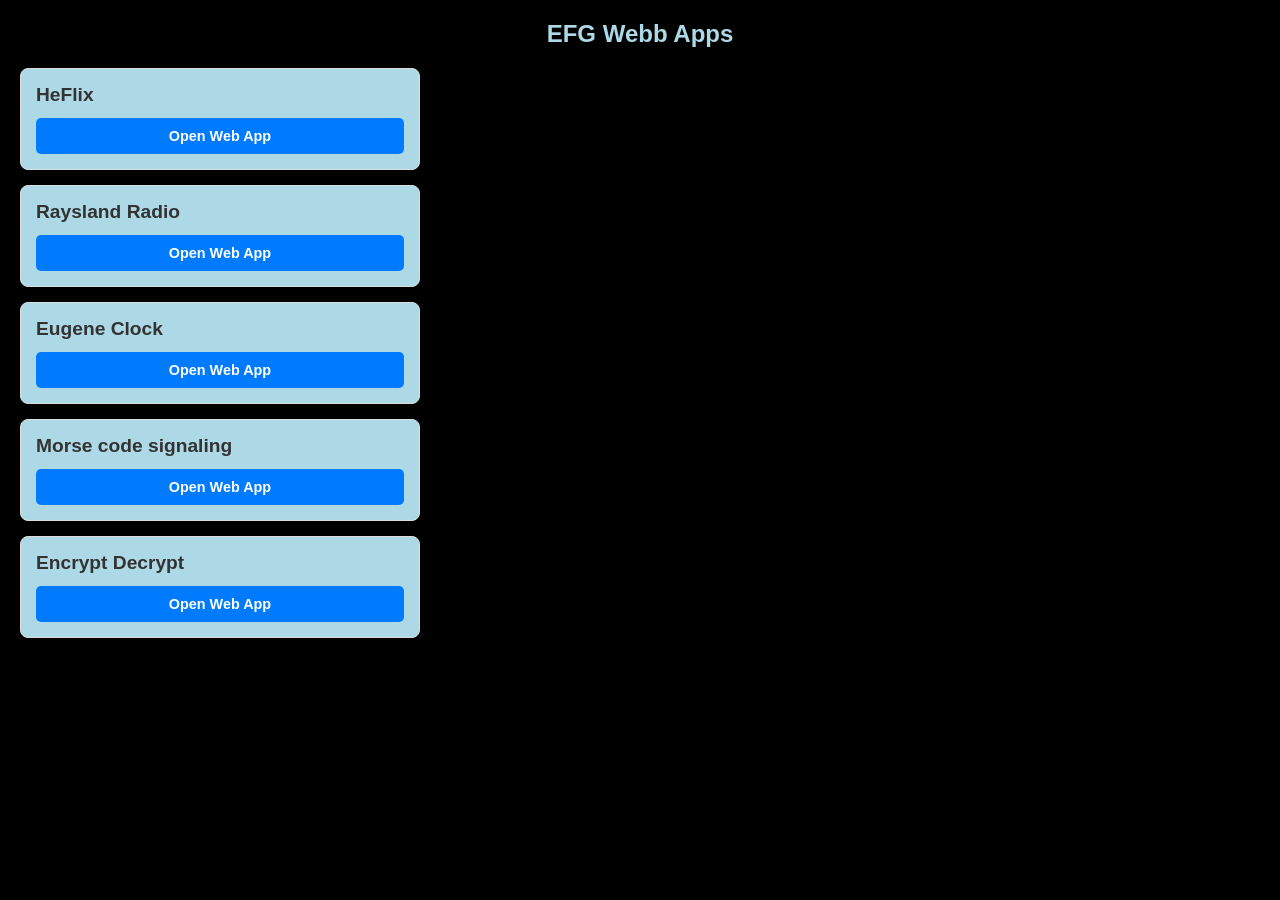
<file: index.html>
<!DOCTYPE html>
<html lang="en">
<head>
    <meta charset="UTF-8">
    <meta name="viewport" content="width=device-width, initial-scale=1.0">
    <title>My Projects</title>
    <style>
        body {
            font-family: Arial, sans-serif;
            margin: 20px;
            background-color: #000000;
        }
        
        .project-list {
            list-style-type: none;
            padding: 0;
            max-width: 400px;
        }
        
        /* Creates a neat box for each app */
        .project-card {
            background-color: lightblue;
            border: 1px solid #dddddd;
            border-radius: 8px;
            padding: 15px;
            margin-bottom: 15px;
            box-shadow: 0 2px 4px rgba(0,0,0,0.05);
        }

        .app-title {
            font-size: 1.2em;
            font-weight: bold;
            color: #333333;
            margin-bottom: 12px;
        }

        /* Puts the buttons side-by-side */
        .button-group {
            display: flex;
            gap: 10px;
        }
        
        .btn {
            flex: 1; /* Makes buttons equal width */
            display: inline-block;
            text-align: center;
            padding: 10px;
            text-decoration: none;
            border-radius: 5px;
            font-weight: bold;
            font-size: 0.9em;
            transition: opacity 0.2s ease;
        }
        
        .btn:hover {
            opacity: 0.8;
        }

        /* Blue button for the web link */
        .btn-live {
            background-color: #007bff;
            color: #ffffff;
        }
        
        /* Green button for the APK download */
        .btn-apk {
            background-color: #28a745;
            color: #ffffff;
        }
    </style>
</head>
<body>
     <font color="lightblue">
     <center>
    <h2>EFG Webb Apps</h2>
     </center>
     </font>
    <ul class="project-list">
        
        <li class="project-card">
            <div class="app-title">HeFlix</div>
            <div class="button-group">
                <a href="https://eugall.github.io/efg-movie-hub/" class="btn btn-live" target="_blank" rel="noopener noreferrer">Open Web App</a>
                <!--
                <a href="https://drive.google.com/uc?export=download&id=1snG8d0bHG71pztFTE6Alw5221sv3wnxu" class="btn btn-apk" target="_blank" rel="noopener noreferrer">Download APK</a>
                -->
            </div>
        </li>
        
        <li class="project-card">
            <div class="app-title">Raysland Radio</div>
            <div class="button-group">
                <a href="https://eugall.github.io/raysland-radio" class="btn btn-live" target="_blank" rel="noopener noreferrer">Open Web App</a>
                <!--
                <a href="https://drive.google.com/uc?export=download&id=1YcYSn_T7Kx4ZBJ0rug_aaFzEM1FlQ425" class="btn btn-apk" target="_blank" rel="noopener noreferrer">Download APK</a>
                -->
            </div>
        </li>
        <li class="project-card">
            <div class="app-title">Eugene Clock</div>
            <div class="button-group">
                <a href="https://eugall.github.io/Eclock" class="btn btn-live" target="_blank" rel="noopener noreferrer">Open Web App</a>
            </div>
          </li>
          <li class="project-card">
            <div class="app-title">Morse code signaling</div>
            <div class="button-group">
                <a href="https://eugall.github.io/mcode" class="btn btn-live" target="_blank" rel="noopener noreferrer">Open Web App</a>
                </div>
          </li>
          <!--
          <li class="project-card">
            <div class="app-title">WEBBAPP NAME</div>
            <div class="button-group">
                <a href="REPOSOTORY" class="btn btn-live" target="_blank" rel="noopener noreferrer">Open Web App</a>
                </div>
          </li>
          -->
          <li class="project-card">
            <div class="app-title">Encrypt Decrypt</div>
            <div class="button-group">
                <a href="encryptdecrypt.html" class="btn btn-live" target="_blank" rel="noopener noreferrer">Open Web App</a>
                </div>
          </li>
          <!--
          <li class="project-card">
            <div class="app-title">WEBAPP MAME</div>
            <div class="button-group">
                <a href="REPOSOTORY" class="btn btn-live" target="_blank" rel="noopener noreferrer">Open Web App</a>
                </div>
          </li>
          <li class="project-card">
            <div class="app-title">WEBAPP MAME</div>
            <div class="button-group">
                <a href="REPOSOTORY" class="btn btn-live" target="_blank" rel="noopener noreferrer">Open Web App</a>
                </div>
          </li>
          -->
    </ul>

</body>
</html>
</file>
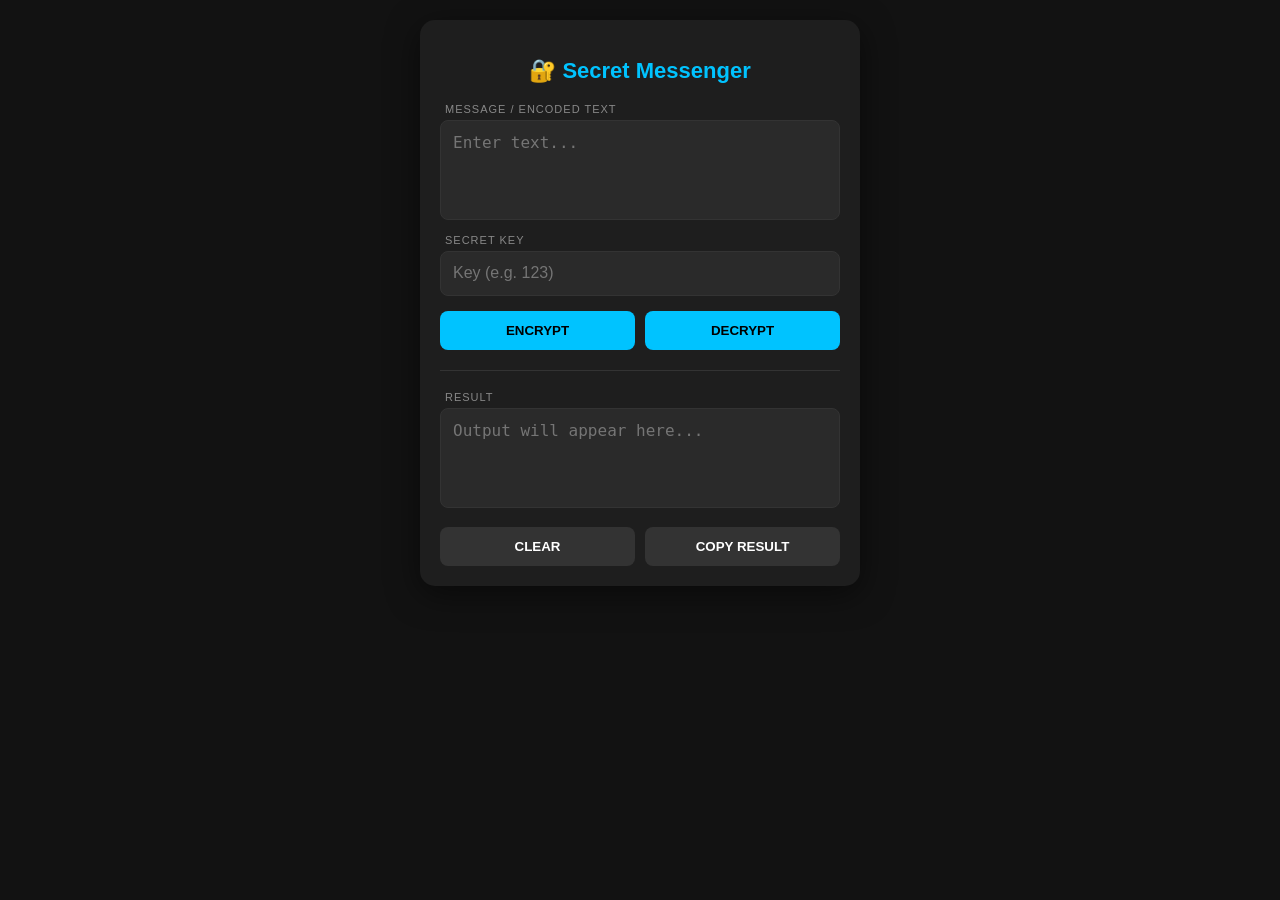
<file: encryptdecrypt.html>
<!DOCTYPE html>
<html lang="en">
<head>
    <meta charset="UTF-8">
    <meta name="viewport" content="width=device-width, initial-scale=1.0, maximum-scale=1.0, user-scalable=no">
    <title>System Service</title>
    <link rel="stylesheet" href="e.css">
</head>
<body>

<div class="app-container">
    <h2>🔐 Secret Messenger</h2>
    
    <label>MESSAGE / ENCODED TEXT</label>
    <textarea id="input" placeholder="Enter text..."></textarea>

    <label>SECRET KEY</label>
    <input id="password" type="password" placeholder="Key (e.g. 123)">

    <div class="button-row">
        <button class="btn-main" onclick="encrypt()">ENCRYPT</button>
        <button class="btn-main" onclick="decrypt()">DECRYPT</button>
    </div>

    <div class="divider"></div>

    <label>RESULT</label>
    <textarea id="output" readonly placeholder="Output will appear here..."></textarea>
    
    <div class="button-row">
        <button class="btn-alt" onclick="clearAll()">CLEAR</button>
        <button class="btn-alt" onclick="copyResult()">COPY RESULT</button>
    </div>
</div>

<script src="e.js"></script>
</body>
</html>
</file>
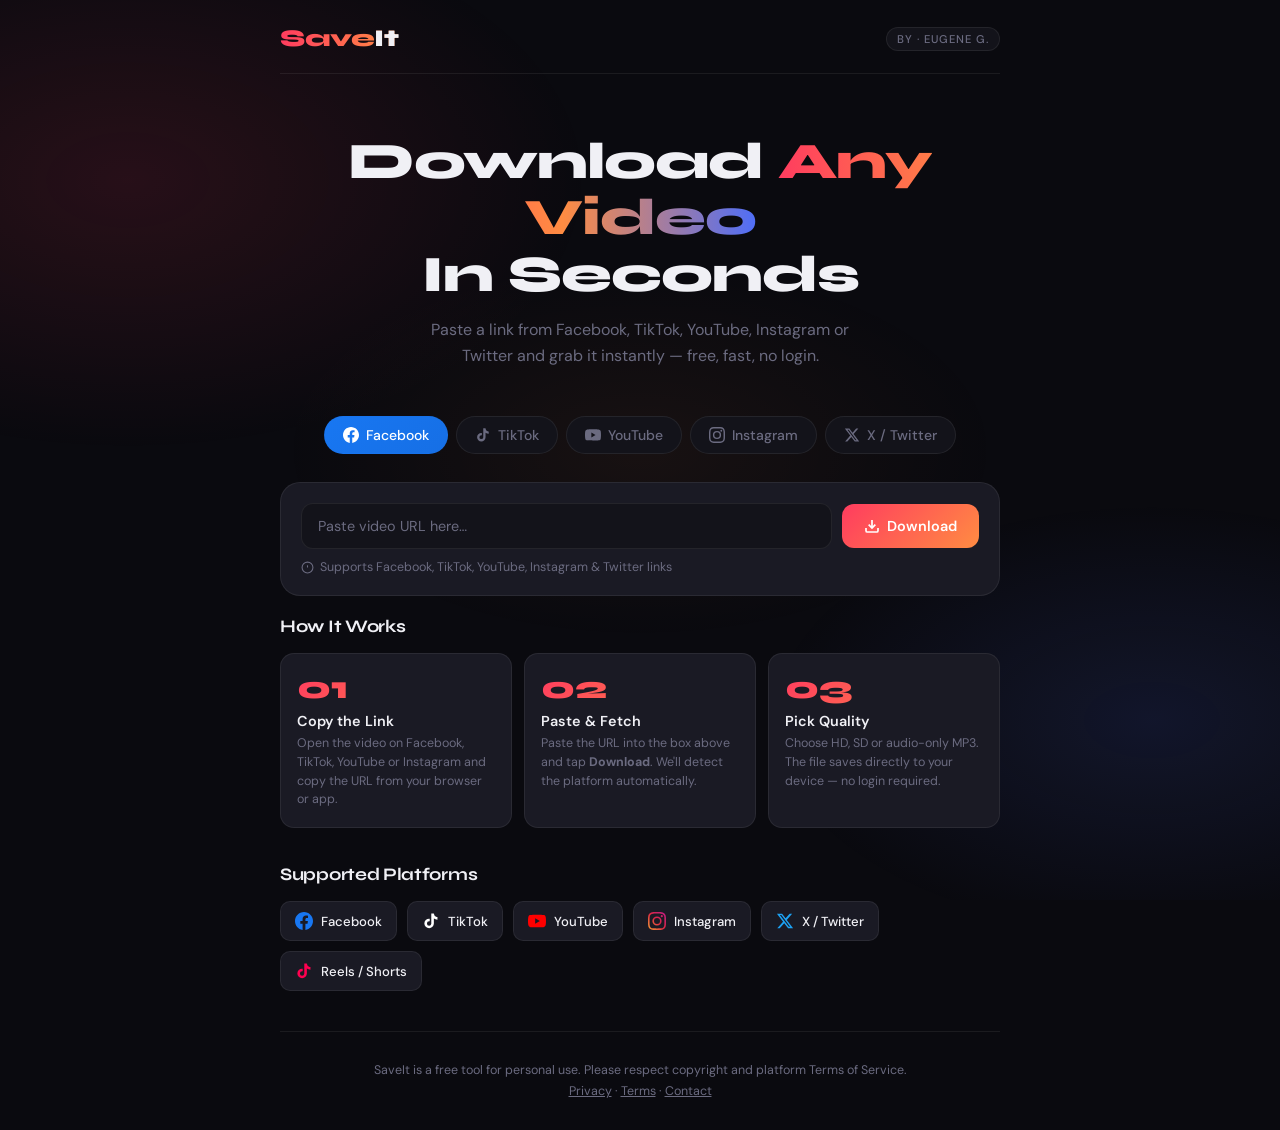
<file: saveit.html>
<!DOCTYPE html>
<html lang="en">
<head>
<meta charset="UTF-8">
<meta name="viewport" content="width=device-width, initial-scale=1.0">
<title>SaveIt — Video Downloader</title>
<link href="https://fonts.googleapis.com/css2?family=Syne:wght@400;600;700;800&family=DM+Sans:wght@300;400;500&display=swap" rel="stylesheet">
<style>
  :root {
    --bg: #0a0a0f;
    --surface: #13131a;
    --card: #1a1a24;
    --border: rgba(255,255,255,0.07);
    --accent: #ff3c5f;
    --accent2: #ff8c42;
    --accent3: #4f6ef7;
    --text: #f0f0f5;
    --muted: #6b6b80;
    --green: #23d18b;
  }

  * { margin: 0; padding: 0; box-sizing: border-box; }

  body {
    background: var(--bg);
    color: var(--text);
    font-family: 'DM Sans', sans-serif;
    min-height: 100vh;
    overflow-x: hidden;
  }

  /* ── Background mesh ── */
  body::before {
    content: '';
    position: fixed;
    inset: 0;
    background:
      radial-gradient(ellipse 60% 50% at 10% 20%, rgba(255,60,95,0.12) 0%, transparent 60%),
      radial-gradient(ellipse 50% 40% at 90% 80%, rgba(79,110,247,0.12) 0%, transparent 60%),
      radial-gradient(ellipse 40% 30% at 50% 50%, rgba(255,140,66,0.06) 0%, transparent 70%);
    pointer-events: none;
    z-index: 0;
  }

  .wrap { position: relative; z-index: 1; max-width: 760px; margin: 0 auto; padding: 0 20px; }

  /* ── NAV ── */
  nav {
    display: flex;
    align-items: center;
    justify-content: space-between;
    padding: 24px 0 20px;
    border-bottom: 1px solid var(--border);
    margin-bottom: 0;
  }
  .logo {
    font-family: 'Syne', sans-serif;
    font-weight: 800;
    font-size: 1.5rem;
    letter-spacing: -0.5px;
    background: linear-gradient(90deg, var(--accent), var(--accent2));
    -webkit-background-clip: text;
    -webkit-text-fill-color: transparent;
    background-clip: text;
  }
  .logo span { -webkit-text-fill-color: var(--text); }
  .badge {
    font-size: 0.7rem;
    font-weight: 500;
    letter-spacing: 1px;
    text-transform: uppercase;
    color: var(--muted);
    background: var(--surface);
    border: 1px solid var(--border);
    padding: 4px 10px;
    border-radius: 99px;
  }

  /* ── HERO ── */
  .hero {
    text-align: center;
    padding: 60px 0 48px;
  }
  .hero h1 {
    font-family: 'Syne', sans-serif;
    font-size: clamp(2rem, 6vw, 3.2rem);
    font-weight: 800;
    line-height: 1.1;
    letter-spacing: -1px;
    margin-bottom: 14px;
  }
  .hero h1 em {
    font-style: normal;
    background: linear-gradient(90deg, var(--accent) 0%, var(--accent2) 50%, var(--accent3) 100%);
    -webkit-background-clip: text;
    -webkit-text-fill-color: transparent;
    background-clip: text;
  }
  .hero p {
    color: var(--muted);
    font-size: 1rem;
    max-width: 460px;
    margin: 0 auto;
    line-height: 1.6;
  }

  /* ── PLATFORM TABS ── */
  .tabs {
    display: flex;
    gap: 8px;
    justify-content: center;
    margin-bottom: 28px;
    flex-wrap: wrap;
  }
  .tab {
    display: flex;
    align-items: center;
    gap: 7px;
    padding: 9px 18px;
    border-radius: 99px;
    border: 1.5px solid var(--border);
    background: var(--surface);
    color: var(--muted);
    font-size: 0.875rem;
    font-weight: 500;
    cursor: pointer;
    transition: all 0.2s;
    font-family: 'DM Sans', sans-serif;
  }
  .tab svg { width: 16px; height: 16px; flex-shrink: 0; }
  .tab:hover { color: var(--text); border-color: rgba(255,255,255,0.2); }
  .tab.active { color: #fff; border-color: transparent; }
  .tab.active.fb  { background: linear-gradient(135deg, #1877f2, #166fe5); }
  .tab.active.tt  { background: linear-gradient(135deg, #010101, #69c9d0); }
  .tab.active.yt  { background: linear-gradient(135deg, #ff0000, #cc0000); }
  .tab.active.ig  { background: linear-gradient(135deg, #f09433, #e6683c, #dc2743, #cc2366, #bc1888); }
  .tab.active.tw  { background: linear-gradient(135deg, #1da1f2, #0d8ecf); }

  /* ── INPUT BOX ── */
  .input-card {
    background: var(--card);
    border: 1.5px solid var(--border);
    border-radius: 20px;
    padding: 20px;
    margin-bottom: 20px;
    transition: border-color 0.2s;
  }
  .input-card:focus-within { border-color: rgba(255,60,95,0.4); }
  .input-row {
    display: flex;
    gap: 10px;
    align-items: center;
  }
  .url-input {
    flex: 1;
    background: var(--surface);
    border: 1.5px solid var(--border);
    border-radius: 12px;
    padding: 13px 16px;
    color: var(--text);
    font-size: 0.9rem;
    font-family: 'DM Sans', sans-serif;
    outline: none;
    transition: border-color 0.2s;
    min-width: 0;
  }
  .url-input::placeholder { color: var(--muted); }
  .url-input:focus { border-color: rgba(255,60,95,0.5); }
  .btn-dl {
    background: linear-gradient(135deg, var(--accent), var(--accent2));
    color: #fff;
    border: none;
    border-radius: 12px;
    padding: 13px 22px;
    font-size: 0.9rem;
    font-weight: 600;
    font-family: 'DM Sans', sans-serif;
    cursor: pointer;
    white-space: nowrap;
    transition: opacity 0.2s, transform 0.15s;
    display: flex;
    align-items: center;
    gap: 7px;
  }
  .btn-dl:hover { opacity: 0.88; transform: translateY(-1px); }
  .btn-dl:active { transform: translateY(0); }
  .btn-dl svg { width: 16px; height: 16px; }
  .hint {
    margin-top: 10px;
    font-size: 0.78rem;
    color: var(--muted);
    display: flex;
    align-items: center;
    gap: 6px;
  }
  .hint svg { width: 13px; height: 13px; flex-shrink: 0; }

  /* ── RESULT CARD ── */
  .result-card {
    background: var(--card);
    border: 1.5px solid var(--border);
    border-radius: 20px;
    padding: 20px;
    margin-bottom: 20px;
    animation: fadeUp 0.3s ease;
    display: none;
  }
  .result-card.show { display: block; }
  @keyframes fadeUp {
    from { opacity: 0; transform: translateY(12px); }
    to   { opacity: 1; transform: translateY(0); }
  }
  .result-inner { display: flex; gap: 16px; align-items: flex-start; }
  .thumb-wrap { flex-shrink: 0; width: 110px; height: 70px; border-radius: 10px; overflow: hidden; background: var(--surface); }
  .thumb-wrap img { width: 100%; height: 100%; object-fit: cover; }
  .thumb-placeholder { width: 100%; height: 100%; display: flex; align-items: center; justify-content: center; color: var(--muted); }
  .result-info { flex: 1; min-width: 0; }
  .result-title {
    font-weight: 600;
    font-size: 0.9rem;
    margin-bottom: 6px;
    white-space: nowrap;
    overflow: hidden;
    text-overflow: ellipsis;
  }
  .result-meta { font-size: 0.78rem; color: var(--muted); margin-bottom: 12px; }
  .dl-options { display: flex; flex-wrap: wrap; gap: 8px; }
  .dl-btn {
    display: inline-flex;
    align-items: center;
    gap: 6px;
    padding: 7px 14px;
    border-radius: 8px;
    font-size: 0.8rem;
    font-weight: 500;
    text-decoration: none;
    cursor: pointer;
    border: none;
    font-family: 'DM Sans', sans-serif;
    transition: opacity 0.18s, transform 0.15s;
  }
  .dl-btn:hover { opacity: 0.85; transform: translateY(-1px); }
  .dl-btn.hd  { background: var(--green); color: #0a0a0f; }
  .dl-btn.sd  { background: var(--accent3); color: #fff; }
  .dl-btn.mp3 { background: var(--accent2); color: #0a0a0f; }
  .dl-btn svg { width: 13px; height: 13px; }

  /* ── HOW TO ── */
  .section-title {
    font-family: 'Syne', sans-serif;
    font-size: 1.1rem;
    font-weight: 700;
    margin-bottom: 16px;
    letter-spacing: -0.3px;
  }
  .steps { display: grid; grid-template-columns: repeat(3,1fr); gap: 12px; margin-bottom: 36px; }
  @media(max-width:520px){ .steps { grid-template-columns: 1fr; } }
  .step {
    background: var(--card);
    border: 1.5px solid var(--border);
    border-radius: 14px;
    padding: 18px 16px;
    position: relative;
  }
  .step-num {
    font-family: 'Syne', sans-serif;
    font-size: 2rem;
    font-weight: 800;
    line-height: 1;
    margin-bottom: 8px;
    background: linear-gradient(135deg, var(--accent), var(--accent2));
    -webkit-background-clip: text;
    -webkit-text-fill-color: transparent;
    background-clip: text;
  }
  .step h3 { font-size: 0.9rem; font-weight: 600; margin-bottom: 4px; }
  .step p  { font-size: 0.78rem; color: var(--muted); line-height: 1.5; }

  /* ── SUPPORTED ── */
  .platforms-grid { display: flex; flex-wrap: wrap; gap: 10px; margin-bottom: 40px; }
  .platform-chip {
    display: flex;
    align-items: center;
    gap: 8px;
    background: var(--card);
    border: 1.5px solid var(--border);
    border-radius: 10px;
    padding: 10px 14px;
    font-size: 0.82rem;
    font-weight: 500;
  }
  .platform-chip svg { width: 18px; height: 18px; }

  /* ── STATUS ── */
  .status {
    display: none;
    align-items: center;
    gap: 10px;
    padding: 12px 16px;
    border-radius: 12px;
    font-size: 0.85rem;
    margin-bottom: 16px;
    animation: fadeUp 0.25s ease;
  }
  .status.show { display: flex; }
  .status.loading { background: rgba(79,110,247,0.12); border: 1px solid rgba(79,110,247,0.3); color: #8ba4ff; }
  .status.error   { background: rgba(255,60,95,0.1);  border: 1px solid rgba(255,60,95,0.3);  color: #ff8099; }
  .spinner { width: 16px; height: 16px; border: 2px solid rgba(79,110,247,0.3); border-top-color: #4f6ef7; border-radius: 50%; animation: spin 0.7s linear infinite; flex-shrink: 0; }
  @keyframes spin { to { transform: rotate(360deg); } }

  /* ── FOOTER ── */
  footer {
    border-top: 1px solid var(--border);
    padding: 28px 0;
    text-align: center;
    color: var(--muted);
    font-size: 0.78rem;
    line-height: 1.7;
  }
  footer a { color: var(--muted); }
</style>
</head>
<body>
<div class="wrap">

  <nav>
    <div class="logo">Save<span>It</span></div>
    
  <div class="badge">By · Eugene G.</div>
  </nav>

  <div class="hero">
    <h1>Download <em>Any Video</em><br>In Seconds</h1>
    <p>Paste a link from Facebook, TikTok, YouTube, Instagram or Twitter and grab it instantly — free, fast, no login.</p>
  </div>

  <!-- Platform Tabs -->
  <div class="tabs">
    <button class="tab fb active" onclick="setTab(this,'fb')">
      <svg viewBox="0 0 24 24" fill="currentColor"><path d="M24 12.073C24 5.405 18.627 0 12 0S0 5.405 0 12.073C0 18.1 4.388 23.094 10.125 24v-8.437H7.078v-3.49h3.047V9.41c0-3.025 1.792-4.697 4.533-4.697 1.312 0 2.686.235 2.686.235v2.953H15.83c-1.491 0-1.956.93-1.956 1.886v2.286h3.328l-.532 3.49h-2.796V24C19.612 23.094 24 18.1 24 12.073z"/></svg>
      Facebook
    </button>
    <button class="tab tt" onclick="setTab(this,'tt')">
      <svg viewBox="0 0 24 24" fill="currentColor"><path d="M19.59 6.69a4.83 4.83 0 01-3.77-4.25V2h-3.45v13.67a2.89 2.89 0 01-2.88 2.5 2.89 2.89 0 01-2.89-2.89 2.89 2.89 0 012.89-2.89c.28 0 .54.04.79.1V9.01a6.33 6.33 0 00-.79-.05 6.34 6.34 0 00-6.34 6.34 6.34 6.34 0 006.34 6.34 6.34 6.34 0 006.33-6.34V8.73a8.18 8.18 0 004.78 1.52V6.81a4.85 4.85 0 01-1.01-.12z"/></svg>
      TikTok
    </button>
    <button class="tab yt" onclick="setTab(this,'yt')">
      <svg viewBox="0 0 24 24" fill="currentColor"><path d="M23.498 6.186a3.016 3.016 0 00-2.122-2.136C19.505 3.545 12 3.545 12 3.545s-7.505 0-9.377.505A3.017 3.017 0 00.502 6.186C0 8.07 0 12 0 12s0 3.93.502 5.814a3.016 3.016 0 002.122 2.136c1.871.505 9.376.505 9.376.505s7.505 0 9.377-.505a3.015 3.015 0 002.122-2.136C24 15.93 24 12 24 12s0-3.93-.502-5.814zM9.545 15.568V8.432L15.818 12l-6.273 3.568z"/></svg>
      YouTube
    </button>
    <button class="tab ig" onclick="setTab(this,'ig')">
      <svg viewBox="0 0 24 24" fill="currentColor"><path d="M12 2.163c3.204 0 3.584.012 4.85.07 3.252.148 4.771 1.691 4.919 4.919.058 1.265.069 1.645.069 4.849 0 3.205-.012 3.584-.069 4.849-.149 3.225-1.664 4.771-4.919 4.919-1.266.058-1.644.07-4.85.07-3.204 0-3.584-.012-4.849-.07-3.26-.149-4.771-1.699-4.919-4.92-.058-1.265-.07-1.644-.07-4.849 0-3.204.013-3.583.07-4.849.149-3.227 1.664-4.771 4.919-4.919 1.266-.057 1.645-.069 4.849-.069zm0-2.163c-3.259 0-3.667.014-4.947.072-4.358.2-6.78 2.618-6.98 6.98-.059 1.281-.073 1.689-.073 4.948 0 3.259.014 3.668.072 4.948.2 4.358 2.618 6.78 6.98 6.98 1.281.058 1.689.072 4.948.072 3.259 0 3.668-.014 4.948-.072 4.354-.2 6.782-2.618 6.979-6.98.059-1.28.073-1.689.073-4.948 0-3.259-.014-3.667-.072-4.947-.196-4.354-2.617-6.78-6.979-6.98-1.281-.059-1.69-.073-4.949-.073zm0 5.838a6.162 6.162 0 100 12.324 6.162 6.162 0 000-12.324zM12 16a4 4 0 110-8 4 4 0 010 8zm6.406-11.845a1.44 1.44 0 100 2.881 1.44 1.44 0 000-2.881z"/></svg>
      Instagram
    </button>
    <button class="tab tw" onclick="setTab(this,'tw')">
      <svg viewBox="0 0 24 24" fill="currentColor"><path d="M18.244 2.25h3.308l-7.227 8.26 8.502 11.24H16.17l-5.214-6.817L4.99 21.75H1.68l7.73-8.835L1.254 2.25H8.08l4.713 6.231zm-1.161 17.52h1.833L7.084 4.126H5.117z"/></svg>
      X / Twitter
    </button>
  </div>

  <!-- Input -->
  <div class="input-card">
    <div class="input-row">
      <input class="url-input" id="urlInput" type="url"
        placeholder="Paste video URL here…"
        oninput="onInput()"
        onkeydown="if(event.key==='Enter') fetchVideo()" />
      <button class="btn-dl" onclick="fetchVideo()">
        <svg viewBox="0 0 24 24" fill="none" stroke="currentColor" stroke-width="2.5"><path d="M21 15v4a2 2 0 01-2 2H5a2 2 0 01-2-2v-4"/><polyline points="7 10 12 15 17 10"/><line x1="12" y1="15" x2="12" y2="3"/></svg>
        Download
      </button>
    </div>
    <div class="hint">
      <svg viewBox="0 0 24 24" fill="none" stroke="currentColor" stroke-width="2"><circle cx="12" cy="12" r="10"/><line x1="12" y1="8" x2="12" y2="12"/><line x1="12" y1="16" x2="12.01" y2="16"/></svg>
      <span id="hintText">Supports Facebook, TikTok, YouTube, Instagram &amp; Twitter links</span>
    </div>
  </div>

  <!-- Status -->
  <div class="status loading" id="statusLoading">
    <div class="spinner"></div>
    <span>Fetching video info…</span>
  </div>
  <div class="status error" id="statusError">
    <svg viewBox="0 0 24 24" fill="none" stroke="currentColor" stroke-width="2" style="width:16px;height:16px;flex-shrink:0"><circle cx="12" cy="12" r="10"/><line x1="12" y1="8" x2="12" y2="12"/><line x1="12" y1="16" x2="12.01" y2="16"/></svg>
    <span id="errorText">Could not fetch video. Check the URL and try again.</span>
  </div>

  <!-- Result -->
  <div class="result-card" id="resultCard">
    <div class="result-inner">
      <div class="thumb-wrap" id="thumbWrap">
        <div class="thumb-placeholder">
          <svg viewBox="0 0 24 24" fill="none" stroke="currentColor" stroke-width="1.5" style="width:28px;height:28px"><rect x="2" y="3" width="20" height="14" rx="2"/><path d="M8 21h8M12 17v4"/></svg>
        </div>
      </div>
      <div class="result-info">
        <div class="result-title" id="resultTitle">Video Title</div>
        <div class="result-meta" id="resultMeta">—</div>
        <div class="dl-options" id="dlOptions"></div>
      </div>
    </div>
  </div>

  <!-- How it works -->
  <div class="section-title">How It Works</div>
  <div class="steps">
    <div class="step">
      <div class="step-num">01</div>
      <h3>Copy the Link</h3>
      <p>Open the video on Facebook, TikTok, YouTube or Instagram and copy the URL from your browser or app.</p>
    </div>
    <div class="step">
      <div class="step-num">02</div>
      <h3>Paste &amp; Fetch</h3>
      <p>Paste the URL into the box above and tap <strong>Download</strong>. We'll detect the platform automatically.</p>
    </div>
    <div class="step">
      <div class="step-num">03</div>
      <h3>Pick Quality</h3>
      <p>Choose HD, SD or audio-only MP3. The file saves directly to your device — no login required.</p>
    </div>
  </div>

  <!-- Supported platforms -->
  <div class="section-title">Supported Platforms</div>
  <div class="platforms-grid">
    <div class="platform-chip">
      <svg viewBox="0 0 24 24" fill="#1877f2" width="18" height="18"><path d="M24 12.073C24 5.405 18.627 0 12 0S0 5.405 0 12.073C0 18.1 4.388 23.094 10.125 24v-8.437H7.078v-3.49h3.047V9.41c0-3.025 1.792-4.697 4.533-4.697 1.312 0 2.686.235 2.686.235v2.953H15.83c-1.491 0-1.956.93-1.956 1.886v2.286h3.328l-.532 3.49h-2.796V24C19.612 23.094 24 18.1 24 12.073z"/></svg>
      Facebook
    </div>
    <div class="platform-chip">
      <svg viewBox="0 0 24 24" fill="white" width="18" height="18"><path d="M19.59 6.69a4.83 4.83 0 01-3.77-4.25V2h-3.45v13.67a2.89 2.89 0 01-2.88 2.5 2.89 2.89 0 01-2.89-2.89 2.89 2.89 0 012.89-2.89c.28 0 .54.04.79.1V9.01a6.33 6.33 0 00-.79-.05 6.34 6.34 0 00-6.34 6.34 6.34 6.34 0 006.34 6.34 6.34 6.34 0 006.33-6.34V8.73a8.18 8.18 0 004.78 1.52V6.81a4.85 4.85 0 01-1.01-.12z"/></svg>
      TikTok
    </div>
    <div class="platform-chip">
      <svg viewBox="0 0 24 24" fill="#ff0000" width="18" height="18"><path d="M23.498 6.186a3.016 3.016 0 00-2.122-2.136C19.505 3.545 12 3.545 12 3.545s-7.505 0-9.377.505A3.017 3.017 0 00.502 6.186C0 8.07 0 12 0 12s0 3.93.502 5.814a3.016 3.016 0 002.122 2.136c1.871.505 9.376.505 9.376.505s7.505 0 9.377-.505a3.015 3.015 0 002.122-2.136C24 15.93 24 12 24 12s0-3.93-.502-5.814zM9.545 15.568V8.432L15.818 12l-6.273 3.568z"/></svg>
      YouTube
    </div>
    <div class="platform-chip">
      <svg viewBox="0 0 24 24" width="18" height="18"><defs><linearGradient id="ig" x1="0%" y1="100%" x2="100%" y2="0%"><stop offset="0%" stop-color="#f09433"/><stop offset="25%" stop-color="#e6683c"/><stop offset="50%" stop-color="#dc2743"/><stop offset="75%" stop-color="#cc2366"/><stop offset="100%" stop-color="#bc1888"/></linearGradient></defs><path fill="url(#ig)" d="M12 2.163c3.204 0 3.584.012 4.85.07 3.252.148 4.771 1.691 4.919 4.919.058 1.265.069 1.645.069 4.849 0 3.205-.012 3.584-.069 4.849-.149 3.225-1.664 4.771-4.919 4.919-1.266.058-1.644.07-4.85.07-3.204 0-3.584-.012-4.849-.07-3.26-.149-4.771-1.699-4.919-4.92-.058-1.265-.07-1.644-.07-4.849 0-3.204.013-3.583.07-4.849.149-3.227 1.664-4.771 4.919-4.919 1.266-.057 1.645-.069 4.849-.069zm0-2.163c-3.259 0-3.667.014-4.947.072-4.358.2-6.78 2.618-6.98 6.98-.059 1.281-.073 1.689-.073 4.948 0 3.259.014 3.668.072 4.948.2 4.358 2.618 6.78 6.98 6.98 1.281.058 1.689.072 4.948.072 3.259 0 3.668-.014 4.948-.072 4.354-.2 6.782-2.618 6.979-6.98.059-1.28.073-1.689.073-4.948 0-3.259-.014-3.667-.072-4.947-.196-4.354-2.617-6.78-6.979-6.98-1.281-.059-1.69-.073-4.949-.073zm0 5.838a6.162 6.162 0 100 12.324 6.162 6.162 0 000-12.324zM12 16a4 4 0 110-8 4 4 0 010 8zm6.406-11.845a1.44 1.44 0 100 2.881 1.44 1.44 0 000-2.881z"/></svg>
      Instagram
    </div>
    <div class="platform-chip">
      <svg viewBox="0 0 24 24" fill="#1da1f2" width="18" height="18"><path d="M18.244 2.25h3.308l-7.227 8.26 8.502 11.24H16.17l-5.214-6.817L4.99 21.75H1.68l7.73-8.835L1.254 2.25H8.08l4.713 6.231zm-1.161 17.52h1.833L7.084 4.126H5.117z"/></svg>
      X / Twitter
    </div>
    <div class="platform-chip">
      <svg viewBox="0 0 24 24" fill="#ff0050" width="18" height="18"><path d="M19.59 6.69a4.83 4.83 0 01-3.77-4.25V2h-3.45v13.67a2.89 2.89 0 01-2.88 2.5 2.89 2.89 0 01-2.89-2.89 2.89 2.89 0 012.89-2.89c.28 0 .54.04.79.1V9.01a6.33 6.33 0 00-.79-.05 6.34 6.34 0 00-6.34 6.34 6.34 6.34 0 006.34 6.34 6.34 6.34 0 006.33-6.34V8.73a8.18 8.18 0 004.78 1.52V6.81a4.85 4.85 0 01-1.01-.12z"/></svg>
      Reels / Shorts
    </div>
  </div>

  <footer>
    SaveIt is a free tool for personal use. Please respect copyright and platform Terms of Service.<br>
    <a href="#">Privacy</a> · <a href="#">Terms</a> · <a href="#">Contact</a>
  </footer>

</div>

<script>
  /* ── Detect platform from URL ── */
  function detectPlatform(url) {
    if (/facebook\.com|fb\.watch/i.test(url)) return 'fb';
    if (/tiktok\.com/i.test(url)) return 'tt';
    if (/youtube\.com|youtu\.be/i.test(url)) return 'yt';
    if (/instagram\.com/i.test(url)) return 'ig';
    if (/twitter\.com|x\.com/i.test(url)) return 'tw';
    return null;
  }

  const platformNames = { fb:'Facebook', tt:'TikTok', yt:'YouTube', ig:'Instagram', tw:'Twitter/X' };

  /* ── Tab switching ── */
  let activeTab = 'fb';
  function setTab(el, id) {
    document.querySelectorAll('.tab').forEach(t => t.classList.remove('active'));
    el.classList.add('active');
    activeTab = id;
    updateHint(id);
  }
  function updateHint(id) {
    const hints = {
      fb: 'Paste a facebook.com or fb.watch link',
      tt: 'Paste a tiktok.com video link',
      yt: 'Paste a youtube.com or youtu.be link',
      ig: 'Paste an instagram.com/reel or /p/ link',
      tw: 'Paste a twitter.com or x.com/status link'
    };
    document.getElementById('hintText').textContent = hints[id] || hints.fb;
  }

  /* ── Auto-detect platform on paste ── */
  function onInput() {
    const url = document.getElementById('urlInput').value.trim();
    const p = detectPlatform(url);
    if (p) {
      document.querySelectorAll('.tab').forEach(t => t.classList.remove('active'));
      const t = document.querySelector('.tab.' + p);
      if (t) t.classList.add('active');
      activeTab = p;
      updateHint(p);
    }
  }

  /* ── Show / hide status ── */
  function showLoading(v) {
    document.getElementById('statusLoading').classList.toggle('show', v);
  }
  function showError(msg) {
    const el = document.getElementById('statusError');
    document.getElementById('errorText').textContent = msg;
    el.classList.add('show');
    setTimeout(() => el.classList.remove('show'), 4000);
  }

  /* ── Build download link via a reliable proxy ── */
  function buildLinks(url, platform) {
    // We use cobalt.tools API (open source, free) as the backend
    // cobalt.tools accepts POST to https://co.wuk.sh/api/json
    return { cobaltUrl: url, platform };
  }

  /* ── Main fetch function using cobalt.tools ── */
  async function fetchVideo() {
    const url = document.getElementById('urlInput').value.trim();
    if (!url) { showError('Please paste a video URL first.'); return; }
    if (!url.startsWith('http')) { showError('Invalid URL — make sure it starts with https://'); return; }

    const platform = detectPlatform(url) || activeTab;

    // Hide previous result
    document.getElementById('resultCard').classList.remove('show');
    document.getElementById('statusError').classList.remove('show');
    showLoading(true);

    try {
      // ── cobalt.tools API ──
      const resp = await fetch('https://co.wuk.sh/api/json', {
        method: 'POST',
        headers: {
          'Accept': 'application/json',
          'Content-Type': 'application/json'
        },
        body: JSON.stringify({
          url: url,
          vQuality: 'max',
          isAudioOnly: false,
          filenamePattern: 'pretty'
        })
      });

      const data = await resp.json();
      showLoading(false);

      if (data.status === 'error' || data.status === 'rate-limit') {
        showError(data.text || 'Could not process this URL. Try again later.');
        return;
      }

      // Build result UI
      renderResult(data, url, platform);

    } catch (e) {
      showLoading(false);
      // If cobalt API is unreachable, fall back to direct link approach
      renderFallback(url, platform);
    }
  }

  function renderResult(data, url, platform) {
    const card = document.getElementById('resultCard');
    const title = document.getElementById('resultTitle');
    const meta  = document.getElementById('resultMeta');
    const dlOpts = document.getElementById('dlOptions');
    const thumbWrap = document.getElementById('thumbWrap');

    title.textContent = data.pickerType === 'images'
      ? platformNames[platform] + ' Media'
      : (data.filename || platformNames[platform] + ' Video');

    meta.textContent = platformNames[platform] + ' · Ready to download';

    // Thumbnail
    thumbWrap.innerHTML = `<div class="thumb-placeholder">
      <svg viewBox="0 0 24 24" fill="none" stroke="currentColor" stroke-width="1.5" style="width:28px;height:28px"><rect x="2" y="3" width="20" height="14" rx="2"/><path d="M8 21h8M12 17v4"/></svg>
    </div>`;

    // Download buttons
    dlOpts.innerHTML = '';

    if (data.status === 'stream' || data.status === 'redirect') {
      const videoBtn = document.createElement('a');
      videoBtn.className = 'dl-btn hd';
      videoBtn.href = data.url;
      videoBtn.target = '_blank';
      videoBtn.rel = 'noopener';
      videoBtn.innerHTML = dlIcon() + ' Download Video';
      dlOpts.appendChild(videoBtn);

      // Audio button (re-request with isAudioOnly)
      const audioBtn = document.createElement('button');
      audioBtn.className = 'dl-btn mp3';
      audioBtn.innerHTML = dlIcon() + ' Audio Only (MP3)';
      audioBtn.onclick = () => fetchAudio(url);
      dlOpts.appendChild(audioBtn);
    } else if (data.status === 'picker') {
      data.picker.forEach((item, i) => {
        const btn = document.createElement('a');
        btn.className = 'dl-btn ' + (i === 0 ? 'hd' : 'sd');
        btn.href = item.url;
        btn.target = '_blank';
        btn.rel = 'noopener';
        btn.innerHTML = dlIcon() + ` Download ${i === 0 ? 'HD' : 'SD'}`;
        dlOpts.appendChild(btn);
      });
    }

    card.classList.add('show');
  }

  function renderFallback(url, platform) {
    const card = document.getElementById('resultCard');
    document.getElementById('resultTitle').textContent = platformNames[platform] + ' Video';
    document.getElementById('resultMeta').textContent = 'Use the links below to open the downloader';
    document.getElementById('thumbWrap').innerHTML = `<div class="thumb-placeholder"><svg viewBox="0 0 24 24" fill="none" stroke="currentColor" stroke-width="1.5" style="width:28px;height:28px"><rect x="2" y="3" width="20" height="14" rx="2"/><path d="M8 21h8M12 17v4"/></svg></div>`;

    const dlOpts = document.getElementById('dlOptions');
    dlOpts.innerHTML = '';

    // Fallback: open in cobalt.tools web UI
    const services = [
      { label: 'Open in cobalt.tools', url: 'https://cobalt.tools/#' + encodeURIComponent(url), cls: 'hd' },
      { label: 'Open in SSYoutube', url: 'https://ssyoutube.com/?url=' + encodeURIComponent(url), cls: 'sd' },
    ];
    services.forEach(s => {
      const btn = document.createElement('a');
      btn.className = 'dl-btn ' + s.cls;
      btn.href = s.url;
      btn.target = '_blank';
      btn.rel = 'noopener';
      btn.innerHTML = dlIcon() + ' ' + s.label;
      dlOpts.appendChild(btn);
    });

    card.classList.add('show');
    showError('Direct API unreachable. Use the fallback links below.');
  }

  async function fetchAudio(url) {
    try {
      const resp = await fetch('https://co.wuk.sh/api/json', {
        method: 'POST',
        headers: { 'Accept': 'application/json', 'Content-Type': 'application/json' },
        body: JSON.stringify({ url, isAudioOnly: true, aFormat: 'mp3' })
      });
      const data = await resp.json();
      if (data.url) window.open(data.url, '_blank');
      else showError('Audio extraction failed. Try again.');
    } catch { showError('Could not fetch audio.'); }
  }

  function dlIcon() {
    return `<svg viewBox="0 0 24 24" fill="none" stroke="currentColor" stroke-width="2.5" style="width:13px;height:13px"><path d="M21 15v4a2 2 0 01-2 2H5a2 2 0 01-2-2v-4"/><polyline points="7 10 12 15 17 10"/><line x1="12" y1="15" x2="12" y2="3"/></svg>`;
  }
</script>
</body>
</html>
</file>
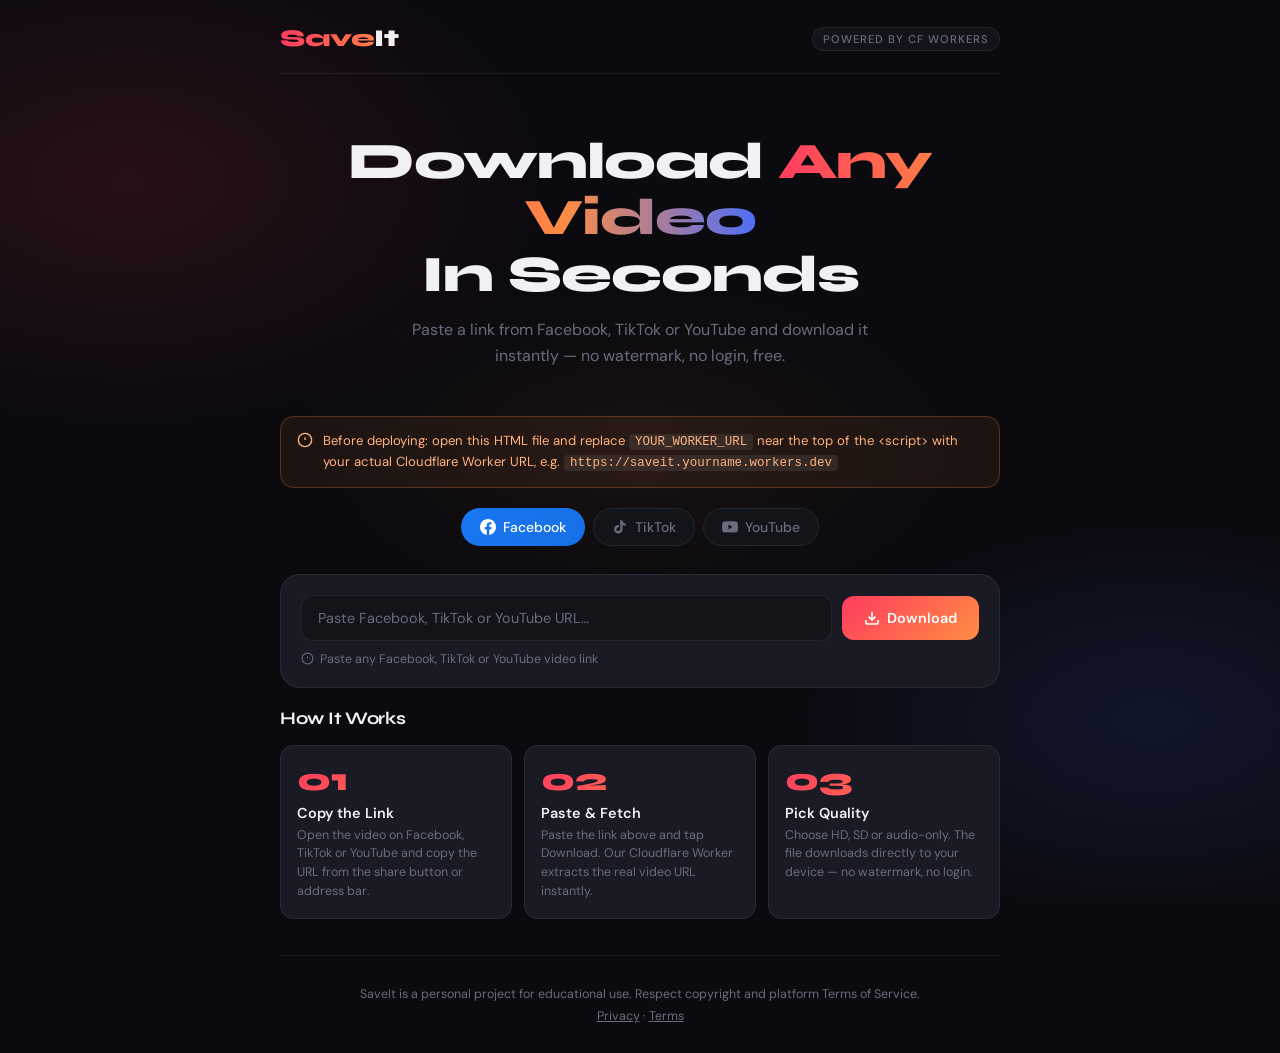
<file: saveit2.html>
<!DOCTYPE html>
<html lang="en">
<head>
<meta charset="UTF-8">
<meta name="viewport" content="width=device-width, initial-scale=1.0">
<title>SaveIt — Video Downloader</title>
<link href="https://fonts.googleapis.com/css2?family=Syne:wght@400;600;700;800&family=DM+Sans:wght@300;400;500&display=swap" rel="stylesheet">
<style>
  :root {
    --bg: #0a0a0f;
    --surface: #13131a;
    --card: #1a1a24;
    --border: rgba(255,255,255,0.07);
    --accent: #ff3c5f;
    --accent2: #ff8c42;
    --accent3: #4f6ef7;
    --text: #f0f0f5;
    --muted: #6b6b80;
    --green: #23d18b;
  }
  * { margin: 0; padding: 0; box-sizing: border-box; }
  body {
    background: var(--bg);
    color: var(--text);
    font-family: 'DM Sans', sans-serif;
    min-height: 100vh;
    overflow-x: hidden;
  }
  body::before {
    content: '';
    position: fixed;
    inset: 0;
    background:
      radial-gradient(ellipse 60% 50% at 10% 20%, rgba(255,60,95,0.12) 0%, transparent 60%),
      radial-gradient(ellipse 50% 40% at 90% 80%, rgba(79,110,247,0.12) 0%, transparent 60%),
      radial-gradient(ellipse 40% 30% at 50% 50%, rgba(255,140,66,0.06) 0%, transparent 70%);
    pointer-events: none;
    z-index: 0;
  }
  .wrap { position: relative; z-index: 1; max-width: 760px; margin: 0 auto; padding: 0 20px; }

  nav {
    display: flex;
    align-items: center;
    justify-content: space-between;
    padding: 24px 0 20px;
    border-bottom: 1px solid var(--border);
  }
  .logo {
    font-family: 'Syne', sans-serif;
    font-weight: 800;
    font-size: 1.5rem;
    letter-spacing: -0.5px;
    background: linear-gradient(90deg, var(--accent), var(--accent2));
    -webkit-background-clip: text;
    -webkit-text-fill-color: transparent;
    background-clip: text;
  }
  .logo span { -webkit-text-fill-color: var(--text); }
  .badge {
    font-size: 0.7rem;
    font-weight: 500;
    letter-spacing: 1px;
    text-transform: uppercase;
    color: var(--muted);
    background: var(--surface);
    border: 1px solid var(--border);
    padding: 4px 10px;
    border-radius: 99px;
  }

  .hero { text-align: center; padding: 60px 0 48px; }
  .hero h1 {
    font-family: 'Syne', sans-serif;
    font-size: clamp(2rem, 6vw, 3.2rem);
    font-weight: 800;
    line-height: 1.1;
    letter-spacing: -1px;
    margin-bottom: 14px;
  }
  .hero h1 em {
    font-style: normal;
    background: linear-gradient(90deg, var(--accent) 0%, var(--accent2) 50%, var(--accent3) 100%);
    -webkit-background-clip: text;
    -webkit-text-fill-color: transparent;
    background-clip: text;
  }
  .hero p { color: var(--muted); font-size: 1rem; max-width: 460px; margin: 0 auto; line-height: 1.6; }

  .tabs { display: flex; gap: 8px; justify-content: center; margin-bottom: 28px; flex-wrap: wrap; }
  .tab {
    display: flex; align-items: center; gap: 7px;
    padding: 9px 18px; border-radius: 99px;
    border: 1.5px solid var(--border);
    background: var(--surface);
    color: var(--muted);
    font-size: 0.875rem; font-weight: 500;
    cursor: pointer; transition: all 0.2s;
    font-family: 'DM Sans', sans-serif;
  }
  .tab svg { width: 16px; height: 16px; flex-shrink: 0; }
  .tab:hover { color: var(--text); border-color: rgba(255,255,255,0.2); }
  .tab.active { color: #fff; border-color: transparent; }
  .tab.active.fb { background: linear-gradient(135deg, #1877f2, #166fe5); }
  .tab.active.tt { background: linear-gradient(135deg, #010101, #69c9d0); }
  .tab.active.yt { background: linear-gradient(135deg, #ff0000, #cc0000); }

  .input-card {
    background: var(--card);
    border: 1.5px solid var(--border);
    border-radius: 20px;
    padding: 20px;
    margin-bottom: 20px;
    transition: border-color 0.2s;
  }
  .input-card:focus-within { border-color: rgba(255,60,95,0.4); }
  .input-row { display: flex; gap: 10px; align-items: center; }
  .url-input {
    flex: 1; min-width: 0;
    background: var(--surface);
    border: 1.5px solid var(--border);
    border-radius: 12px;
    padding: 13px 16px;
    color: var(--text);
    font-size: 0.9rem;
    font-family: 'DM Sans', sans-serif;
    outline: none;
    transition: border-color 0.2s;
  }
  .url-input::placeholder { color: var(--muted); }
  .url-input:focus { border-color: rgba(255,60,95,0.5); }
  .btn-dl {
    background: linear-gradient(135deg, var(--accent), var(--accent2));
    color: #fff; border: none; border-radius: 12px;
    padding: 13px 22px;
    font-size: 0.9rem; font-weight: 600;
    font-family: 'DM Sans', sans-serif;
    cursor: pointer; white-space: nowrap;
    transition: opacity 0.2s, transform 0.15s;
    display: flex; align-items: center; gap: 7px;
  }
  .btn-dl:hover { opacity: 0.88; transform: translateY(-1px); }
  .btn-dl:active { transform: translateY(0); }
  .btn-dl svg { width: 16px; height: 16px; }
  .btn-dl:disabled { opacity: 0.5; cursor: not-allowed; transform: none; }
  .hint { margin-top: 10px; font-size: 0.78rem; color: var(--muted); display: flex; align-items: center; gap: 6px; }
  .hint svg { width: 13px; height: 13px; flex-shrink: 0; }

  /* Worker URL notice */
  .worker-notice {
    background: rgba(255,140,66,0.08);
    border: 1.5px solid rgba(255,140,66,0.25);
    border-radius: 14px;
    padding: 14px 16px;
    font-size: 0.82rem;
    color: #ffb380;
    margin-bottom: 20px;
    display: flex;
    gap: 10px;
    align-items: flex-start;
    line-height: 1.5;
  }
  .worker-notice svg { width: 16px; height: 16px; flex-shrink: 0; margin-top: 1px; }
  .worker-notice code {
    background: rgba(255,255,255,0.08);
    padding: 1px 6px;
    border-radius: 4px;
    font-size: 0.78rem;
    font-family: monospace;
  }

  /* Status */
  .status {
    display: none; align-items: center; gap: 10px;
    padding: 12px 16px; border-radius: 12px;
    font-size: 0.85rem; margin-bottom: 16px;
    animation: fadeUp 0.25s ease;
  }
  .status.show { display: flex; }
  .status.loading { background: rgba(79,110,247,0.12); border: 1px solid rgba(79,110,247,0.3); color: #8ba4ff; }
  .status.error   { background: rgba(255,60,95,0.1);  border: 1px solid rgba(255,60,95,0.3);  color: #ff8099; }
  .spinner { width: 16px; height: 16px; border: 2px solid rgba(79,110,247,0.3); border-top-color: #4f6ef7; border-radius: 50%; animation: spin 0.7s linear infinite; flex-shrink: 0; }
  @keyframes spin { to { transform: rotate(360deg); } }
  @keyframes fadeUp { from { opacity:0; transform:translateY(12px); } to { opacity:1; transform:translateY(0); } }

  /* Result */
  .result-card {
    background: var(--card);
    border: 1.5px solid var(--border);
    border-radius: 20px;
    padding: 20px;
    margin-bottom: 20px;
    animation: fadeUp 0.3s ease;
    display: none;
  }
  .result-card.show { display: block; }
  .result-inner { display: flex; gap: 16px; align-items: flex-start; }
  .thumb-wrap {
    flex-shrink: 0; width: 120px; height: 75px;
    border-radius: 10px; overflow: hidden;
    background: var(--surface);
  }
  .thumb-wrap img { width: 100%; height: 100%; object-fit: cover; }
  .thumb-placeholder { width: 100%; height: 100%; display: flex; align-items: center; justify-content: center; color: var(--muted); }
  .result-info { flex: 1; min-width: 0; }
  .result-title { font-weight: 600; font-size: 0.9rem; margin-bottom: 4px; white-space: nowrap; overflow: hidden; text-overflow: ellipsis; }
  .result-author { font-size: 0.78rem; color: var(--muted); margin-bottom: 10px; }
  .dl-options { display: flex; flex-wrap: wrap; gap: 8px; }
  .dl-btn {
    display: inline-flex; align-items: center; gap: 6px;
    padding: 8px 14px; border-radius: 8px;
    font-size: 0.8rem; font-weight: 500;
    text-decoration: none; cursor: pointer;
    border: none; font-family: 'DM Sans', sans-serif;
    transition: opacity 0.18s, transform 0.15s;
  }
  .dl-btn:hover { opacity: 0.85; transform: translateY(-1px); }
  .dl-btn.hd  { background: var(--green);   color: #0a0a0f; }
  .dl-btn.sd  { background: var(--accent3); color: #fff; }
  .dl-btn.mp3 { background: var(--accent2); color: #0a0a0f; }
  .dl-btn svg { width: 13px; height: 13px; }

  /* Steps */
  .section-title { font-family: 'Syne', sans-serif; font-size: 1.1rem; font-weight: 700; margin-bottom: 16px; letter-spacing: -0.3px; }
  .steps { display: grid; grid-template-columns: repeat(3,1fr); gap: 12px; margin-bottom: 36px; }
  @media(max-width:520px){ .steps { grid-template-columns: 1fr; } }
  .step { background: var(--card); border: 1.5px solid var(--border); border-radius: 14px; padding: 18px 16px; }
  .step-num { font-family: 'Syne', sans-serif; font-size: 2rem; font-weight: 800; line-height: 1; margin-bottom: 8px; background: linear-gradient(135deg, var(--accent), var(--accent2)); -webkit-background-clip: text; -webkit-text-fill-color: transparent; background-clip: text; }
  .step h3 { font-size: 0.9rem; font-weight: 600; margin-bottom: 4px; }
  .step p  { font-size: 0.78rem; color: var(--muted); line-height: 1.5; }

  footer { border-top: 1px solid var(--border); padding: 28px 0; text-align: center; color: var(--muted); font-size: 0.78rem; line-height: 1.7; }
  footer a { color: var(--muted); }
</style>
</head>
<body>
<div class="wrap">

  <nav>
    <div class="logo">Save<span>It</span></div>
    <div class="badge">Powered by CF Workers</div>
  </nav>

  <div class="hero">
    <h1>Download <em>Any Video</em><br>In Seconds</h1>
    <p>Paste a link from Facebook, TikTok or YouTube and download it instantly — no watermark, no login, free.</p>
  </div>

  <!-- ⚠️ Replace with your Worker URL -->
  <div class="worker-notice">
    <svg viewBox="0 0 24 24" fill="none" stroke="currentColor" stroke-width="2"><circle cx="12" cy="12" r="10"/><line x1="12" y1="8" x2="12" y2="12"/><line x1="12" y1="16" x2="12.01" y2="16"/></svg>
    <span>Before deploying: open this HTML file and replace <code>YOUR_WORKER_URL</code> near the top of the &lt;script&gt; with your actual Cloudflare Worker URL, e.g. <code>https://saveit.yourname.workers.dev</code></span>
  </div>

  <!-- Tabs -->
  <div class="tabs">
    <button class="tab fb active" onclick="setTab(this,'fb')">
      <svg viewBox="0 0 24 24" fill="currentColor"><path d="M24 12.073C24 5.405 18.627 0 12 0S0 5.405 0 12.073C0 18.1 4.388 23.094 10.125 24v-8.437H7.078v-3.49h3.047V9.41c0-3.025 1.792-4.697 4.533-4.697 1.312 0 2.686.235 2.686.235v2.953H15.83c-1.491 0-1.956.93-1.956 1.886v2.286h3.328l-.532 3.49h-2.796V24C19.612 23.094 24 18.1 24 12.073z"/></svg>
      Facebook
    </button>
    <button class="tab tt" onclick="setTab(this,'tt')">
      <svg viewBox="0 0 24 24" fill="currentColor"><path d="M19.59 6.69a4.83 4.83 0 01-3.77-4.25V2h-3.45v13.67a2.89 2.89 0 01-2.88 2.5 2.89 2.89 0 01-2.89-2.89 2.89 2.89 0 012.89-2.89c.28 0 .54.04.79.1V9.01a6.33 6.33 0 00-.79-.05 6.34 6.34 0 00-6.34 6.34 6.34 6.34 0 006.34 6.34 6.34 6.34 0 006.33-6.34V8.73a8.18 8.18 0 004.78 1.52V6.81a4.85 4.85 0 01-1.01-.12z"/></svg>
      TikTok
    </button>
    <button class="tab yt" onclick="setTab(this,'yt')">
      <svg viewBox="0 0 24 24" fill="currentColor"><path d="M23.498 6.186a3.016 3.016 0 00-2.122-2.136C19.505 3.545 12 3.545 12 3.545s-7.505 0-9.377.505A3.017 3.017 0 00.502 6.186C0 8.07 0 12 0 12s0 3.93.502 5.814a3.016 3.016 0 002.122 2.136c1.871.505 9.376.505 9.376.505s7.505 0 9.377-.505a3.015 3.015 0 002.122-2.136C24 15.93 24 12 24 12s0-3.93-.502-5.814zM9.545 15.568V8.432L15.818 12l-6.273 3.568z"/></svg>
      YouTube
    </button>
  </div>

  <!-- Input -->
  <div class="input-card">
    <div class="input-row">
      <input class="url-input" id="urlInput" type="url"
        placeholder="Paste Facebook, TikTok or YouTube URL…"
        oninput="onInput()"
        onkeydown="if(event.key==='Enter') fetchVideo()" />
      <button class="btn-dl" id="dlBtn" onclick="fetchVideo()">
        <svg viewBox="0 0 24 24" fill="none" stroke="currentColor" stroke-width="2.5"><path d="M21 15v4a2 2 0 01-2 2H5a2 2 0 01-2-2v-4"/><polyline points="7 10 12 15 17 10"/><line x1="12" y1="15" x2="12" y2="3"/></svg>
        Download
      </button>
    </div>
    <div class="hint">
      <svg viewBox="0 0 24 24" fill="none" stroke="currentColor" stroke-width="2"><circle cx="12" cy="12" r="10"/><line x1="12" y1="8" x2="12" y2="12"/><line x1="12" y1="16" x2="12.01" y2="16"/></svg>
      <span id="hintText">Paste any Facebook, TikTok or YouTube video link</span>
    </div>
  </div>

  <!-- Status messages -->
  <div class="status loading" id="statusLoading">
    <div class="spinner"></div>
    <span id="loadingText">Fetching video info…</span>
  </div>
  <div class="status error" id="statusError">
    <svg viewBox="0 0 24 24" fill="none" stroke="currentColor" stroke-width="2" style="width:16px;height:16px;flex-shrink:0"><circle cx="12" cy="12" r="10"/><line x1="12" y1="8" x2="12" y2="12"/><line x1="12" y1="16" x2="12.01" y2="16"/></svg>
    <span id="errorText">Something went wrong.</span>
  </div>

  <!-- Result card -->
  <div class="result-card" id="resultCard">
    <div class="result-inner">
      <div class="thumb-wrap" id="thumbWrap">
        <div class="thumb-placeholder">
          <svg viewBox="0 0 24 24" fill="none" stroke="currentColor" stroke-width="1.5" style="width:28px;height:28px"><rect x="2" y="3" width="20" height="14" rx="2"/><path d="M8 21h8M12 17v4"/></svg>
        </div>
      </div>
      <div class="result-info">
        <div class="result-title" id="resultTitle">—</div>
        <div class="result-author" id="resultAuthor"></div>
        <div class="dl-options" id="dlOptions"></div>
      </div>
    </div>
  </div>

  <!-- How it works -->
  <div class="section-title">How It Works</div>
  <div class="steps">
    <div class="step">
      <div class="step-num">01</div>
      <h3>Copy the Link</h3>
      <p>Open the video on Facebook, TikTok or YouTube and copy the URL from the share button or address bar.</p>
    </div>
    <div class="step">
      <div class="step-num">02</div>
      <h3>Paste &amp; Fetch</h3>
      <p>Paste the link above and tap Download. Our Cloudflare Worker extracts the real video URL instantly.</p>
    </div>
    <div class="step">
      <div class="step-num">03</div>
      <h3>Pick Quality</h3>
      <p>Choose HD, SD or audio-only. The file downloads directly to your device — no watermark, no login.</p>
    </div>
  </div>

  <footer>
    SaveIt is a personal project for educational use. Respect copyright and platform Terms of Service.<br>
    <a href="#">Privacy</a> · <a href="#">Terms</a>
  </footer>

</div>

<script>
  // ── 🔧 REPLACE THIS WITH YOUR WORKER URL ──
  const WORKER_URL = 'https://saveit.eugall.workers.dev';
  // Example: const WORKER_URL = 'https://saveit.yourname.workers.dev';

  // ── Platform detection ──
  function detectPlatform(url) {
    if (/tiktok\.com/i.test(url))             return 'tt';
    if (/facebook\.com|fb\.watch/i.test(url)) return 'fb';
    if (/youtube\.com|youtu\.be/i.test(url))  return 'yt';
    return null;
  }

  const hints = {
    fb: 'Paste a facebook.com or fb.watch video link',
    tt: 'Paste a tiktok.com video link',
    yt: 'Paste a youtube.com or youtu.be link'
  };

  let activeTab = 'fb';

  function setTab(el, id) {
    document.querySelectorAll('.tab').forEach(t => t.classList.remove('active'));
    el.classList.add('active');
    activeTab = id;
    document.getElementById('hintText').textContent = hints[id];
  }

  function onInput() {
    const url = document.getElementById('urlInput').value.trim();
    const p = detectPlatform(url);
    if (p) {
      document.querySelectorAll('.tab').forEach(t => t.classList.remove('active'));
      document.querySelector('.tab.' + p)?.classList.add('active');
      activeTab = p;
      document.getElementById('hintText').textContent = hints[p];
    }
  }

  // ── UI helpers ──
  function showLoading(show, msg = 'Fetching video info…') {
    document.getElementById('loadingText').textContent = msg;
    document.getElementById('statusLoading').classList.toggle('show', show);
    document.getElementById('dlBtn').disabled = show;
  }

  function showError(msg) {
    document.getElementById('errorText').textContent = msg;
    const el = document.getElementById('statusError');
    el.classList.add('show');
    setTimeout(() => el.classList.remove('show'), 5000);
  }

  function dlIcon() {
    return `<svg viewBox="0 0 24 24" fill="none" stroke="currentColor" stroke-width="2.5" style="width:13px;height:13px"><path d="M21 15v4a2 2 0 01-2 2H5a2 2 0 01-2-2v-4"/><polyline points="7 10 12 15 17 10"/><line x1="12" y1="15" x2="12" y2="3"/></svg>`;
  }

  // ── Main fetch ──
  async function fetchVideo() {
    const url = document.getElementById('urlInput').value.trim();

    if (!url) { showError('Please paste a video URL first.'); return; }
    if (!url.startsWith('http')) { showError('Invalid URL — must start with https://'); return; }
    if (WORKER_URL === 'YOUR_WORKER_URL') {
      showError('Please set your Cloudflare Worker URL in the script first.');
      return;
    }

    document.getElementById('resultCard').classList.remove('show');
    document.getElementById('statusError').classList.remove('show');
    showLoading(true);

    try {
      const resp = await fetch(WORKER_URL, {
        method: 'POST',
        headers: { 'Content-Type': 'application/json' },
        body: JSON.stringify({ url })
      });

      const data = await resp.json();
      showLoading(false);

      if (data.error) { showError(data.error); return; }

      renderResult(data);

    } catch (e) {
      showLoading(false);
      showError('Could not reach the worker. Check your Worker URL or internet connection.');
    }
  }

  // ── Render result ──
  function renderResult(data) {
    document.getElementById('resultTitle').textContent = data.title || 'Video';
    document.getElementById('resultAuthor').textContent = data.author ? '👤 ' + data.author : '';

    // Thumbnail
    const thumbWrap = document.getElementById('thumbWrap');
    if (data.thumbnail) {
      thumbWrap.innerHTML = `<img src="${data.thumbnail}" alt="thumbnail" onerror="this.parentElement.innerHTML='<div class=thumb-placeholder><svg viewBox=\\'0 0 24 24\\' fill=\\'none\\' stroke=\\'currentColor\\' stroke-width=\\'1.5\\' style=\\'width:28px;height:28px\\'><rect x=\\'2\\' y=\\'3\\' width=\\'20\\' height=\\'14\\' rx=\\'2\\'/><path d=\\'M8 21h8M12 17v4\\'/></svg></div>'">`;
    } else {
      thumbWrap.innerHTML = `<div class="thumb-placeholder"><svg viewBox="0 0 24 24" fill="none" stroke="currentColor" stroke-width="1.5" style="width:28px;height:28px"><rect x="2" y="3" width="20" height="14" rx="2"/><path d="M8 21h8M12 17v4"/></svg></div>`;
    }

    // Download buttons
    const dlOptions = document.getElementById('dlOptions');
    dlOptions.innerHTML = '';

    (data.links || []).forEach(link => {
      const cls = link.quality === 'hd' ? 'hd' : link.quality === 'mp3' ? 'mp3' : 'sd';
      const btn = document.createElement('a');
      btn.className = 'dl-btn ' + cls;
      btn.href = link.url;
      btn.target = '_blank';
      btn.rel = 'noopener noreferrer';
      // Force download attribute
      btn.setAttribute('download', '');
      btn.innerHTML = dlIcon() + ' ' + link.label;
      dlOptions.appendChild(btn);
    });

    document.getElementById('resultCard').classList.add('show');
  }
</script>
</body>
</html>
</file>
<file: e.css>
body {
    font-family: 'Segoe UI', sans-serif;
    background-color: #121212;
    color: #ffffff;
    display: flex;
    justify-content: center;
    padding: 20px;
    margin: 0;
}

.app-container {
    width: 100%;
    max-width: 400px;
    background: #1e1e1e;
    padding: 20px;
    border-radius: 15px;
    box-shadow: 0 8px 32px rgba(0,0,0,0.5);
}

h2 { color: #00c3ff; text-align: center; font-size: 22px; }

label {
    display: block;
    font-size: 11px;
    color: #888;
    margin: 10px 0 5px 5px;
    letter-spacing: 1px;
}

textarea, input {
    width: 100%;
    background: #2a2a2a;
    border: 1px solid #333;
    color: #fff;
    padding: 12px;
    border-radius: 8px;
    box-sizing: border-box;
    font-size: 16px;
}

textarea { height: 100px; resize: none; }
input { height: 45px; }

.button-row {
    display: flex;
    gap: 10px;
    margin-top: 15px;
}

button {
    flex: 1;
    padding: 12px;
    border: none;
    border-radius: 8px;
    font-weight: bold;
    cursor: pointer;
}

.btn-main { background: #00c3ff; color: #000; }
.btn-alt { background: #333; color: #fff; }

.divider {
    height: 1px;
    background: #333;
    margin: 20px 0;
}
</file>
